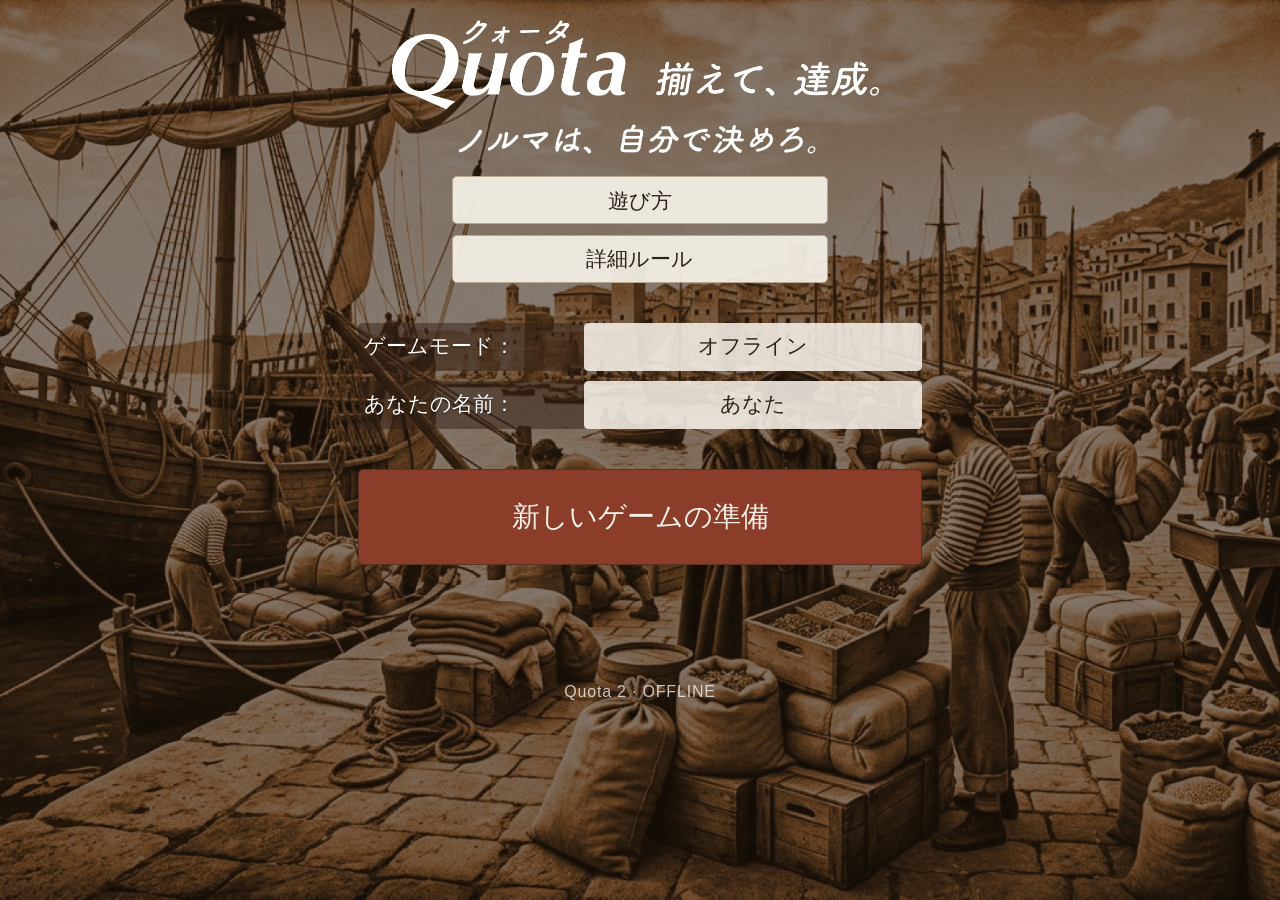
<file: web-lite/index.html>
<!doctype html>
<html lang="ja">
<head>
  <meta charset="utf-8">
  <meta name="viewport" content="width=device-width, initial-scale=1, viewport-fit=cover">
  <meta name="theme-color" content="#231c18">
  <meta name="description" content="交易品を集めるカードゲームQuotaの軽量Web版。6人のCPUとオフラインで対局できます。">
  <title>Quota — 軽量Web版</title>
  <link rel="stylesheet" href="./style.css">
  <link rel="stylesheet" href="./unity-look.css">
  <script type="module" src="./app.mjs"></script>
</head>
<body>
  <div id="app"></div>
</body>
</html>
</file>
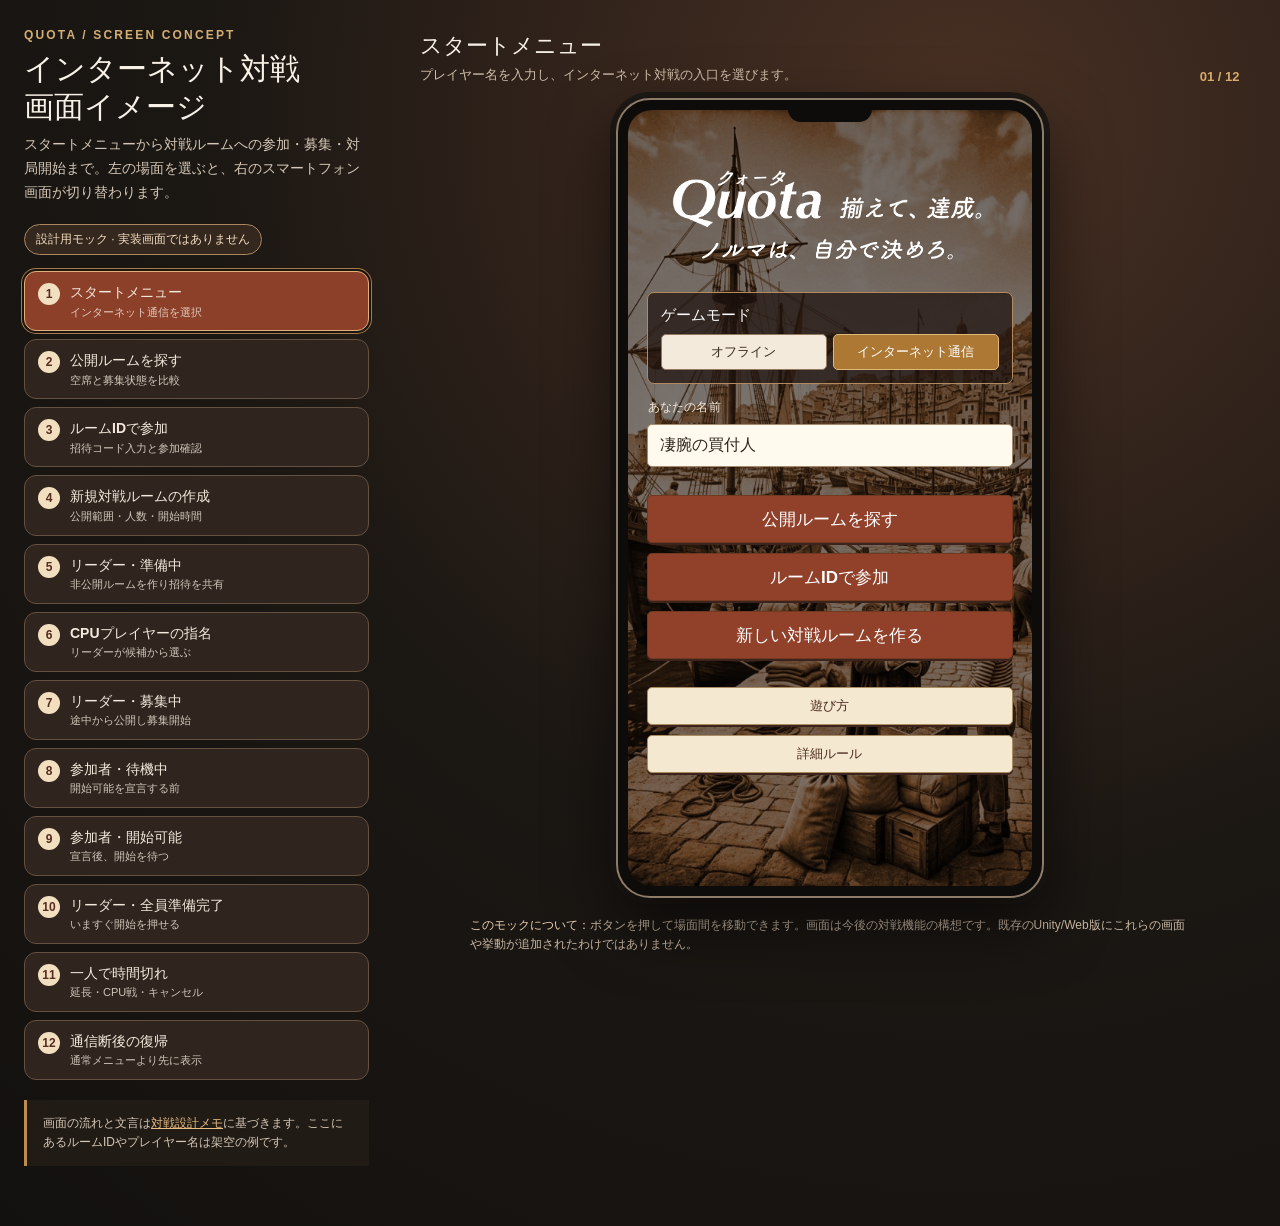
<file: docs/internet_match_screen_mockup.html>
<!doctype html>
<html lang="ja">
<head>
  <meta charset="utf-8">
  <meta name="viewport" content="width=device-width, initial-scale=1">
  <title>Quota｜インターネット対戦 画面イメージ</title>
  <style>
    :root{font-family:-apple-system,BlinkMacSystemFont,"Hiragino Kaku Gothic ProN","Yu Gothic",Meiryo,sans-serif;color:#f8f1e7;background:#191611;font-synthesis:none}
    *{box-sizing:border-box} button,input{font:inherit} button{cursor:pointer}
    body{margin:0;min-height:100vh;background:radial-gradient(circle at 75% 10%,#493023 0,#1b1713 52%,#13110f 100%)}
    .shell{max-width:1280px;margin:auto;padding:28px 24px 60px;display:grid;grid-template-columns:minmax(270px,345px) minmax(0,1fr);gap:34px}
    .intro{position:sticky;top:24px;align-self:start}.eyebrow{font-size:12px;letter-spacing:.18em;color:#d3ad74;font-weight:800}.intro h1{font-size:30px;line-height:1.25;margin:8px 0 8px}.intro p{color:#d4c7b7;font-size:14px;line-height:1.7;margin:0 0 20px}.status{display:inline-flex;align-items:center;border:1px solid #ab8862;background:#33271e;border-radius:99px;padding:6px 11px;font-size:12px;color:#f5dec0;margin-bottom:16px}
    .nav{display:grid;gap:8px}.nav button{width:100%;text-align:left;border:1px solid #655140;border-radius:12px;padding:11px 13px;color:#f3e9dc;background:#30251e;display:flex;gap:10px;align-items:flex-start}.nav button:hover{border-color:#c89a57}.nav button.active{background:#8c4029;border-color:#e1b178;box-shadow:0 0 0 2px #1b1410,0 0 0 3px #a77a49}.nav .num{flex:none;width:22px;height:22px;border-radius:50%;display:grid;place-items:center;background:#f2dfbf;color:#562c20;font-size:12px;font-weight:800}.nav strong{display:block;font-size:14px;line-height:1.3}.nav small{display:block;font-size:11px;opacity:.82;margin-top:3px;line-height:1.35}.note{margin-top:20px;padding:14px 16px;background:#211b16;border-left:3px solid #bd8d50;font-size:12px;line-height:1.6;color:#d5c7b6}.note a{color:#e9bd82}
    .stage{min-width:0;display:flex;flex-direction:column;align-items:center}.stage-head{width:min(100%,820px);display:flex;align-items:flex-end;justify-content:space-between;gap:12px;margin:3px 0 14px}.stage-head h2{margin:0;font-size:22px}.stage-head p{margin:5px 0 0;font-size:13px;color:#d0beaa}.step{color:#d6aa6c;font-weight:800;font-size:13px;white-space:nowrap}
    .device{width:min(100%,428px);height:800px;padding:10px;border:2px solid #8d7c68;border-radius:34px;background:#0d0c0a;box-shadow:0 26px 65px #0009,0 0 0 6px #1e1915;position:relative}.device:before{content:"";position:absolute;width:84px;height:13px;background:#0d0c0a;border-radius:0 0 13px 13px;left:50%;top:9px;transform:translateX(-50%);z-index:5}.viewport{height:100%;border-radius:24px;overflow:hidden;position:relative;background:linear-gradient(#0008,#0007),url('../visual/vertical_base.jpg') center/cover}.view{position:absolute;inset:0;overflow:auto;scrollbar-width:thin;display:none;padding:31px 19px 24px}.view.active{display:block}.view>*{position:relative}.brand{width:100%;max-width:320px;margin:27px auto 6px;display:block;filter:brightness(0) invert(1)}.tagline{display:block;width:72%;margin:0 auto 28px;filter:brightness(0) invert(1)}.brand-small{width:210px;margin:4px auto 13px;display:block;filter:brightness(0) invert(1)}
    .paper{background:linear-gradient(120deg,#faf4e9e8,#f3eadced);color:#332920;border:1px solid #c7aa80;border-radius:7px;padding:14px;box-shadow:0 3px 14px #0003}.paper h3{margin:0 0 11px;font-size:17px}.label{font-size:12px;color:#f4e8d7;font-weight:800;letter-spacing:.02em;margin:15px 1px 8px}.field{width:100%;height:43px;padding:0 12px;border-radius:5px;border:1px solid #a68a6e;color:#2e261f;background:#fff9ee;font-size:16px}.field.fake{display:flex;align-items:center}.pill-row{display:flex;gap:6px}.pill{padding:8px 11px;background:#f3eadb;color:#392a21;border:1px solid #92785f;border-radius:5px;font-size:13px;flex:1;text-align:center}.pill.selected{background:#ad7833;color:white;border-color:#dfb978;font-weight:800}.action{width:100%;min-height:48px;border:1px solid #71391f;border-radius:5px;background:#91402a;color:#fff;font-weight:800;font-size:17px;box-shadow:0 2px 0 #3c231c;padding:9px 13px}.action.secondary{background:#f5e8d0;color:#4c2b1f;border-color:#aa8c63}.action.quiet{background:#36251cda;border-color:#c7a377;color:#fff}.action.muted{background:#6f675e;color:#ddd0bd;border-color:#86725e;box-shadow:none}.action+.action{margin-top:10px}.action.small{min-height:38px;font-size:13px}.action:disabled{background:#6c6259;box-shadow:none;color:#eee1cf;cursor:default}.spacer{height:14px}.spacer.big{height:28px}.topline{display:flex;align-items:center;justify-content:space-between;color:#fff;font-size:12px;font-weight:800}.back{border:0;background:none;color:#fff;font-weight:800;padding:4px 0}.chip{display:inline-flex;align-items:center;gap:5px;color:#fff;border-radius:99px;background:#34251acb;border:1px solid #dbb17c;padding:5px 9px;font-size:11px;font-weight:800}.chip.private{background:#57372a}.chip.public{background:#2d5b49}.chip.wait{background:#6c4c27}.section-title{text-align:center;margin:13px 0 5px;font-size:21px;color:#fff;text-shadow:0 2px 4px #000}.sub{text-align:center;color:#f5e7d4;font-size:12px;line-height:1.5;margin:0 0 14px}.surface{background:#20140fbc;border:1px solid #b38a5e;border-radius:7px;padding:13px}.surface+.surface{margin-top:11px}.surface h3{margin:0 0 9px;font-size:15px;color:#fff}.row{display:flex;align-items:center;justify-content:space-between;gap:10px;font-size:14px;line-height:1.35;color:#f8eee0}.row+.row{margin-top:7px}.row .value{color:#ffdaa1;font-weight:800;text-align:right}.divider{height:1px;background:#c5a57b7a;margin:10px 0}.hint{color:#ead7bb;font-size:11px;line-height:1.5;margin:8px 0 0}.hint.dark{color:#67523f}.counter{text-align:center;color:#fff;font-size:42px;font-weight:900;letter-spacing:.04em;line-height:1;margin:6px 0}.counter small{font-size:17px}.seats{display:grid;gap:7px}.seat{display:flex;align-items:center;justify-content:space-between;padding:9px 10px;border-radius:5px;background:#fff0c5;color:#32251a;font-size:13px;min-height:42px}.seat.cpu{background:#e6dbc6}.seat b{font-size:13px}.seat > span:last-child{font-size:11px;white-space:nowrap}.seat .ready{color:#17664f;font-weight:900}.seat .waiting{color:#8b5c1f;font-weight:800}.seat .leader{color:#873824;font-weight:800}.table-card{width:100%;text-align:left;border:1px solid #a9855a;border-radius:6px;background:#f4e7d5;color:#332820;padding:10px 12px;display:block}.table-card+.table-card{margin-top:8px}.table-card.disabled{opacity:.65}.table-card strong{display:block;font-size:15px}.table-card small{display:flex;justify-content:space-between;gap:8px;margin-top:7px;font-size:11px;color:#6b5846}.table-card em{font-style:normal;color:#8e4028;font-weight:800}.table-card .good{color:#17644e}.inline{display:flex;gap:7px}.inline>*{flex:1}.modal-shade{position:absolute;inset:0;background:#100c08b8;display:flex;align-items:center;justify-content:center;padding:21px}.modal{width:100%;background:#f5ebdb;border:2px solid #c59a6d;border-radius:11px;padding:19px 15px;color:#31261c;box-shadow:0 15px 40px #0009}.modal h3{margin:0 0 10px;text-align:center;font-size:21px}.modal p{font-size:13px;line-height:1.6;margin:0 0 13px}.modal .action{margin-top:9px}.mini{font-size:11px;color:#645140;text-align:center;margin:11px 0 0}.accent{color:#ffcd87;font-weight:800}.foot{width:min(100%,720px);margin-top:18px;color:#cbb9a5;font-size:12px;line-height:1.55}.foot strong{color:#ead1af}
    .cpu-controls{display:flex;gap:7px;margin-top:9px}.cpu-controls .action{margin:0;flex:1;min-width:0;padding:8px 4px;font-size:12px}.candidate{width:100%;display:flex;align-items:center;justify-content:space-between;margin-top:7px;padding:11px 12px;border:1px solid #b39771;border-radius:5px;background:#f3e8d5;color:#35291d;text-align:left;font-size:14px}.candidate.selected{background:#ad7833;border-color:#e6bc7e;color:#fff;font-weight:800}.candidate .order{font-size:11px;opacity:.8}
    @media(max-width:760px){.shell{display:block;padding:17px 14px 45px}.intro{position:static}.intro h1{font-size:23px}.intro p{margin-bottom:12px}.nav{display:flex;overflow-x:auto;padding:4px 2px 12px;scroll-snap-type:x mandatory}.nav button{flex:0 0 210px;scroll-snap-align:start}.note{display:none}.stage-head{margin-top:12px}.stage-head h2{font-size:19px}.device{height:min(800px,calc(100dvh - 195px));min-height:560px;width:min(100%,428px)}.view{padding:27px 16px 20px}.foot{margin-top:12px}}
  </style>
</head>
<body>
<main class="shell">
  <aside class="intro">
    <div class="eyebrow">QUOTA / SCREEN CONCEPT</div>
    <h1>インターネット対戦<br>画面イメージ</h1>
    <p>スタートメニューから対戦ルームへの参加・募集・対局開始まで。左の場面を選ぶと、右のスマートフォン画面が切り替わります。</p>
    <div class="status">設計用モック · 実装画面ではありません</div>
    <nav class="nav" aria-label="画面を選ぶ">
      <button class="active" data-screen="start"><span class="num">1</span><span><strong>スタートメニュー</strong><small>インターネット通信を選択</small></span></button>
      <button data-screen="browse"><span class="num">2</span><span><strong>公開ルームを探す</strong><small>空席と募集状態を比較</small></span></button>
      <button data-screen="code"><span class="num">3</span><span><strong>ルームIDで参加</strong><small>招待コード入力と参加確認</small></span></button>
      <button data-screen="create"><span class="num">4</span><span><strong>新規対戦ルームの作成</strong><small>公開範囲・人数・開始時間</small></span></button>
      <button data-screen="leader-private"><span class="num">5</span><span><strong>リーダー・準備中</strong><small>非公開ルームを作り招待を共有</small></span></button>
      <button data-screen="cpu-select"><span class="num">6</span><span><strong>CPUプレイヤーの指名</strong><small>リーダーが候補から選ぶ</small></span></button>
      <button data-screen="leader-open"><span class="num">7</span><span><strong>リーダー・募集中</strong><small>途中から公開し募集開始</small></span></button>
      <button data-screen="guest-wait"><span class="num">8</span><span><strong>参加者・待機中</strong><small>開始可能を宣言する前</small></span></button>
      <button data-screen="guest-ready"><span class="num">9</span><span><strong>参加者・開始可能</strong><small>宣言後、開始を待つ</small></span></button>
      <button data-screen="leader-ready"><span class="num">10</span><span><strong>リーダー・全員準備完了</strong><small>いますぐ開始を押せる</small></span></button>
      <button data-screen="alone"><span class="num">11</span><span><strong>一人で時間切れ</strong><small>延長・CPU戦・キャンセル</small></span></button>
      <button data-screen="recovery"><span class="num">12</span><span><strong>通信断後の復帰</strong><small>通常メニューより先に表示</small></span></button>
    </nav>
    <div class="note">画面の流れと文言は<a href="internet_match_design.md">対戦設計メモ</a>に基づきます。ここにあるルームIDやプレイヤー名は架空の例です。</div>
  </aside>
  <section class="stage">
    <header class="stage-head"><div><h2 id="screen-title">スタートメニュー</h2><p id="screen-description">プレイヤー名を入力し、インターネット対戦の入口を選びます。</p></div><span class="step" id="screen-index">01 / 12</span></header>
    <div class="device"><div class="viewport">
      <section class="view active" id="start" aria-label="スタートメニュー">
        <img class="brand" src="../visual/title1.png" alt="Quota 揃えて、達成。"><img class="tagline" src="../visual/title2.png" alt="ノルマは、自分で決めろ。">
        <div class="surface"><h3>ゲームモード</h3><div class="pill-row"><div class="pill">オフライン</div><div class="pill selected">インターネット通信</div></div></div>
        <div class="label">あなたの名前</div><div class="field fake">凄腕の買付人</div><div class="spacer big"></div>
        <button class="action" data-go="browse">公開ルームを探す</button><button class="action" data-go="code">ルームIDで参加</button><button class="action" data-go="create">新しい対戦ルームを作る</button>
        <div class="spacer big"></div><button class="action secondary small">遊び方</button><button class="action secondary small">詳細ルール</button>
      </section>
      <section class="view" id="browse" aria-label="公開ルーム一覧">
        <div class="topline"><button class="back" data-go="start">‹ 戻る</button><span class="chip public">公開ルーム</span></div><img class="brand-small" src="../visual/title1.png" alt="Quota"><h2 class="section-title">参加できるルーム</h2><p class="sub">募集中のルームから選んでください。<br>空席は開始時にCPUで埋まります。</p>
        <div class="surface"><h3>募集中 · 2件</h3><button class="table-card" data-go="guest-wait"><strong>ロレンツォのルーム <em>残り2席</em></strong><small><span>3人 / 3ラウンド</span><span class="good">残り 1:32 · 参加</span></small></button><button class="table-card" data-go="guest-wait"><strong>ルチアのルーム <em>残り1席</em></strong><small><span>4人 / 4ラウンド</span><span class="good">残り 0:48 · 参加</span></small></button></div>
        <div class="spacer"></div><div class="surface"><h3>観戦できるルーム</h3><div class="table-card disabled"><strong>マルコのルーム · 対局中</strong><small><span>4人 / 8ラウンド</span><span>観戦のみ</span></small></div></div><div class="spacer"></div><button class="action secondary" data-go="code">ルームIDで参加</button>
      </section>
      <section class="view" id="code" aria-label="ルームIDで参加">
        <div class="topline"><button class="back" data-go="start">‹ 戻る</button><span class="chip private">招待</span></div><img class="brand-small" src="../visual/title1.png" alt="Quota"><h2 class="section-title">ルームIDで参加</h2><p class="sub">友人から届いた招待コードまたは<br>招待リンクを使います。</p>
        <div class="paper"><h3>招待コード</h3><div class="field fake" style="letter-spacing:.08em">QTA-7P9K-R4C2</div><p class="hint dark">例示用コードです。実際の非公開ルームでは推測されにくいコードを使います。</p></div><div class="spacer"></div>
        <div class="paper"><h3>参加前の確認</h3><div class="row" style="color:#31261c"><span>ルーム</span><b>ロレンツォのルーム</b></div><div class="row" style="color:#31261c"><span>公開範囲</span><b>非公開</b></div><div class="row" style="color:#31261c"><span>席</span><b>3人中 1席空き</b></div></div><div class="spacer"></div><button class="action" data-go="guest-wait">プレイヤーとして参加</button><button class="action secondary">観戦する</button>
      </section>
      <section class="view" id="create" aria-label="新規対戦ルームの作成">
        <div class="topline"><button class="back" data-go="start">‹ 戻る</button><span class="chip">新規</span></div><img class="brand-small" src="../visual/title1.png" alt="Quota"><h2 class="section-title">新しい対戦ルームを作る</h2><p class="sub">ルームのリーダーとして対局条件を選びます。</p>
        <div class="surface"><h3>公開範囲</h3><div class="pill-row"><div class="pill">公開</div><div class="pill selected">非公開</div></div><p class="hint">非公開ルームは一覧に出ません。後から公開できます。</p></div><div class="spacer"></div>
        <div class="surface"><h3>ゲーム設定</h3><div class="row"><span>プレイヤーの数</span><span class="value">3人</span></div><div class="row"><span>ラウンド数</span><span class="value">3</span></div><div class="row"><span>CPUプレイヤーの強さ</span><span class="value">中</span></div></div><div class="spacer"></div>
        <div class="surface"><h3>開始までの時間</h3><div class="pill-row"><div class="pill selected">120秒</div><div class="pill">90秒</div><div class="pill">60秒</div></div><p class="hint">ルームの作成後、リーダーが「募集開始」を押すと計測が始まります。</p></div><div class="spacer big"></div><button class="action" data-go="leader-private">ルームを作成する</button>
      </section>
      <section class="view" id="leader-private" aria-label="リーダー・非公開ルームの準備中">
        <div class="topline"><button class="back" data-go="start">‹ 戻る</button><span class="chip private">非公開 · 準備中</span></div><img class="brand-small" src="../visual/title1.png" alt="Quota"><h2 class="section-title">対戦ルームの準備</h2><p class="sub">リーダー：あなた · 3人 / 3ラウンド</p>
        <div class="paper"><h3>友人を招待</h3><div class="field fake" style="justify-content:center;font-weight:900;letter-spacing:.05em">QTA-7P9K-R4C2</div><div class="spacer"></div><div class="inline"><button class="action secondary small">コードをコピー</button><button class="action secondary small">リンクを共有</button></div><p class="hint dark">招待した人は募集前でも参加できます。</p></div><div class="spacer"></div>
        <div class="surface"><h3>参加プレイヤー · 1 / 3</h3><div class="seats"><div class="seat"><b>1. 凄腕の買付人</b><span class="leader">リーダー</span></div><div class="seat cpu"><b>2. <span data-cpu-slot="0">慎重なピエトロ</span></b><span>CPU予定 · 空席</span></div><div class="seat cpu"><b>3. <span data-cpu-slot="1">柔軟なマルコ</span></b><span>CPU予定 · 空席</span></div></div><div class="cpu-controls"><button class="action secondary small" data-shuffle>CPUを入れ替え</button><button class="action secondary small" data-cpu-open="leader-private">CPUを指名</button></div><p class="hint">人間が入室するとCPU予定の枠を置き換えます。指名したCPUも開始までは仮配置です。</p></div><div class="spacer"></div>
        <div class="surface"><div class="row"><span>開始タイマー</span><span class="value">120秒 · まだ開始していません</span></div><div class="row"><span>公開範囲</span><span class="value">非公開</span></div></div><div class="spacer"></div><button class="action" data-go="leader-open">募集開始</button><button class="action secondary small">対戦設定</button><button class="action secondary small">個人設定</button><button class="action quiet small" data-go="start">ルームを閉じる</button>
      </section>
      <section class="view" id="cpu-select" aria-label="CPUプレイヤーの指名">
        <div class="topline"><button class="back" data-cpu-cancel>‹ ロビーへ</button><span class="chip private">リーダー専用</span></div><img class="brand-small" src="../visual/title1.png" alt="Quota"><h2 class="section-title">CPUプレイヤーの指名</h2><p class="sub">空席に入るCPUを、使いたい順に選びます。</p>
        <div class="paper"><h3 id="cpu-count">CPUを選択 · 0 / 2</h3><div id="cpu-candidates"></div><p class="hint dark">同じキャラクターは2枠に置けません。人間が参加した枠は、開始時にCPUを使用しません。</p></div><div class="spacer big"></div><button class="action" id="cpu-confirm">このCPUで決定</button><button class="action secondary" data-cpu-cancel>キャンセル</button>
      </section>
      <section class="view" id="leader-open" aria-label="リーダー・公開ルームの募集中">
        <div class="topline"><button class="back" data-go="start">‹ 戻る</button><span class="chip public">公開 · 募集中</span></div><img class="brand-small" src="../visual/title1.png" alt="Quota"><h2 class="section-title">対戦ルームのロビー</h2><p class="sub">リーダー：あなた · 3人 / 3ラウンド</p>
        <div class="surface"><h3>開始まで</h3><div class="counter">1:32</div><p class="hint" style="text-align:center">0秒で開始。あなた一人なら確認を表示します。</p></div><div class="spacer"></div>
        <div class="surface"><h3>参加プレイヤー · 2 / 3</h3><div class="seats"><div class="seat"><b>1. 凄腕の買付人</b><span class="waiting">待機中</span></div><div class="seat"><b>2. ロレンツォ</b><span class="ready">開始可能</span></div><div class="seat cpu"><b>3. <span data-cpu-slot="0">慎重なピエトロ</span></b><span>CPU予定 · 空席</span></div></div><div class="cpu-controls"><button class="action secondary small" data-shuffle>CPUを入れ替え</button><button class="action secondary small" data-cpu-open="leader-open">CPUを指名</button></div><p class="hint">人間が入室するとCPU予定の枠を置き換えます。</p></div><div class="spacer"></div>
        <div class="surface"><div class="row"><span>公開範囲</span><span class="value">公開中 · 一覧に表示</span></div><div class="row"><span>招待コード</span><span class="value">コピー</span></div></div><div class="spacer"></div>
        <button class="action secondary" data-go="leader-ready">自分も開始可能にする</button><button class="action" disabled>いますぐ開始</button><button class="action quiet small">対戦設定</button><button class="action quiet small">個人設定</button><button class="action quiet small" data-go="start">ルームから抜ける</button>
      </section>
      <section class="view" id="guest-wait" aria-label="参加者・待機中">
        <div class="topline"><button class="back" data-go="browse">‹ 戻る</button><span class="chip public">公開 · 募集中</span></div><img class="brand-small" src="../visual/title1.png" alt="Quota"><h2 class="section-title">ロレンツォのルーム</h2><p class="sub">3人 / 3ラウンド · リーダー：ロレンツォ</p>
        <div class="surface"><h3>開始まで</h3><div class="counter">0:48</div><p class="hint" style="text-align:center">宣言しなくても、0秒になると対局が始まります。</p></div><div class="spacer"></div>
        <div class="surface"><h3>参加プレイヤー · 2 / 3</h3><div class="seats"><div class="seat"><b>1. ロレンツォ</b><span class="ready">開始可能 · リーダー</span></div><div class="seat"><b>2. あなた</b><span class="waiting">待機中</span></div><div class="seat cpu"><b>3. 慎重なルチア</b><span>CPU予定 · 空席</span></div></div></div><div class="spacer"></div>
        <div class="surface"><h3>対戦設定</h3><div class="row"><span>OKタイムアウト</span><span class="value">3秒</span></div><div class="row"><span>手番タイムアウト</span><span class="value">30秒</span></div></div><div class="spacer big"></div>
        <button class="action" data-go="guest-ready">開始可能</button><button class="action secondary small">個人設定</button><button class="action quiet" data-go="browse">ルームから抜ける</button><p class="hint">開始前は「開始可能」宣言後でも自由に抜けられます。</p>
      </section>
      <section class="view" id="guest-ready" aria-label="参加者・開始可能">
        <div class="topline"><button class="back" data-go="browse">‹ 戻る</button><span class="chip public">公開 · 募集中</span></div><img class="brand-small" src="../visual/title1.png" alt="Quota"><h2 class="section-title">ロレンツォのルーム</h2><p class="sub">3人 / 3ラウンド · リーダー：ロレンツォ</p>
        <div class="surface"><h3>開始まで</h3><div class="counter">0:43</div><p class="hint" style="text-align:center">リーダーが押せば、時間前でも始まります。</p></div><div class="spacer"></div>
        <div class="surface"><h3>参加プレイヤー · 2 / 3</h3><div class="seats"><div class="seat"><b>1. ロレンツォ</b><span class="ready">開始可能 · リーダー</span></div><div class="seat"><b>2. あなた</b><span class="ready">開始可能</span></div><div class="seat cpu"><b>3. 慎重なルチア</b><span>CPU予定 · 空席</span></div></div></div><div class="spacer"></div>
        <div class="paper" style="text-align:center"><b>リーダーの開始操作を待っています</b><p class="hint dark">開始前に条件が変わると、開始可能の宣言は取り消されます。</p></div><div class="spacer big"></div>
        <button class="action secondary" data-go="guest-wait">待機中に戻す</button><button class="action quiet" data-go="browse">ルームから抜ける</button>
      </section>
      <section class="view" id="leader-ready" aria-label="リーダー・全員準備完了">
        <div class="topline"><button class="back" data-go="start">‹ 戻る</button><span class="chip public">公開 · 募集中</span></div><img class="brand-small" src="../visual/title1.png" alt="Quota"><h2 class="section-title">対戦ルームのロビー</h2><p class="sub">リーダー：あなた · 3人 / 3ラウンド</p>
        <div class="surface"><h3>開始まで</h3><div class="counter">1:18</div><p class="hint" style="text-align:center">全員が開始可能です。今すぐ開始できます。</p></div><div class="spacer"></div>
        <div class="surface"><h3>参加プレイヤー · 2 / 3</h3><div class="seats"><div class="seat"><b>1. 凄腕の買付人</b><span class="ready">開始可能 · リーダー</span></div><div class="seat"><b>2. ロレンツォ</b><span class="ready">開始可能</span></div><div class="seat cpu"><b>3. <span data-cpu-slot="0">慎重なピエトロ</span></b><span>CPU予定 · 空席</span></div></div><div class="cpu-controls"><button class="action secondary small" data-shuffle>CPUを入れ替え</button><button class="action secondary small" data-cpu-open="leader-ready">CPUを指名</button></div></div><div class="spacer"></div>
        <div class="paper"><b>開始の条件がそろいました</b><p class="hint dark">3人目が今から入室した場合、その人も開始可能の宣言が必要です。</p></div><div class="spacer big"></div>
        <button class="action">いますぐ開始</button><button class="action secondary" data-go="leader-open">待機中に戻す</button><button class="action quiet small">対戦設定</button><button class="action quiet small">個人設定</button>
      </section>
      <section class="view" id="alone" aria-label="リーダー一人の時間切れ">
        <div class="topline"><button class="back" data-go="start">‹ 戻る</button><span class="chip wait">開始判断中</span></div><img class="brand-small" src="../visual/title1.png" alt="Quota"><h2 class="section-title">対戦ルームのロビー</h2><div class="surface"><h3>開始まで</h3><div class="counter">0:00</div><div class="seats"><div class="seat"><b>1. 凄腕の買付人</b><span class="leader">リーダー</span></div><div class="seat cpu"><b>2. 慎重なルチア</b><span>CPU予定</span></div><div class="seat cpu"><b>3. 勝負師のマルコ</b><span>CPU予定</span></div></div></div>
        <div class="modal-shade"><div class="modal"><h3>開始までの時間が終了</h3><p>ほかの人間プレイヤーは参加していません。どうしますか？</p><button class="action" data-go="leader-open">もう一度待つ</button><button class="action secondary">一人で開始</button><button class="action quiet" data-go="start">対戦をやめる</button><p class="mini">再延長は1回まで · 30秒間操作がなければルームを閉じます</p></div></div>
      </section>
      <section class="view" id="recovery" aria-label="通信断後の復帰">
        <img class="brand" src="../visual/title1.png" alt="Quota"><div class="spacer big"></div><div class="paper"><h3>進行中のルームがあります</h3><p style="font-size:14px;line-height:1.6;margin:0 0 11px">通信が切れた後も、あなたの席は残っています。</p><div class="row" style="color:#31261c"><span>ルーム</span><b>ロレンツォのルーム</b></div><div class="row" style="color:#31261c"><span>現在</span><b>第2ラウンド · 対局中</b></div><p class="hint dark">通信断はEXITとして扱われません。復帰すると、元の席で次の手番から操作できます。</p></div><div class="spacer big"></div><button class="action">ルームに復帰する</button><button class="action secondary">EXITしてオフラインに切り替える</button><p class="hint">対局中の明示的EXIT後は、60秒間、新しい対戦ルームへプレイヤーとして参加できません。</p>
      </section>
    </div></div>
    <div class="foot"><strong>このモックについて：</strong>ボタンを押して場面間を移動できます。画面は今後の対戦機能の構想です。既存のUnity/Web版にこれらの画面や挙動が追加されたわけではありません。</div>
  </section>
</main>
<script>
  const descriptions={
    start:'プレイヤー名を入力し、インターネット対戦の入口を選びます。',
    browse:'公開中のルームだけを表示。空席・残り時間・観戦可否が分かります。',
    code:'非公開ルームへは招待コードを使い、参加か観戦かを選びます。',
    create:'リーダーが公開範囲と開始タイマーを決めます。',
    'leader-private':'招待コードを共有。準備中はタイマーをまだ動かしません。',
    'cpu-select':'空席に入る予定のCPUをリーダーだけが選べます。',
    'leader-open':'友人が入室後に公開した例。タイマーが進行中です。',
    'guest-wait':'参加者は待機中のまま時間切れ開始を待つこともできます。',
    'guest-ready':'宣言後も対局が始まる前なら自由に退出できます。',
    'leader-ready':'人間プレイヤー全員が開始可能なら、早期開始できます。',
    alone:'人間プレイヤーがリーダーだけなら自動開始しません。',
    recovery:'切断や再起動の後は、通常メニューより先に復帰を案内します。'
  };
  const navButtons=[...document.querySelectorAll('.nav button')];
  function show(id){
    const target=document.getElementById(id); if(!target||!target.classList.contains('view'))return;
    document.querySelectorAll('.view').forEach(el=>el.classList.toggle('active',el===target));
    navButtons.forEach(el=>el.classList.toggle('active',el.dataset.screen===id));
    const n=navButtons.findIndex(el=>el.dataset.screen===id)+1;
    document.getElementById('screen-title').textContent=navButtons[n-1].querySelector('strong').textContent;
    document.getElementById('screen-description').textContent=descriptions[id];
    document.getElementById('screen-index').textContent=String(n).padStart(2,'0')+' / '+navButtons.length;
    target.scrollTop=0;
    if(location.hash!=='#'+id)history.replaceState(null,'','#'+id);
  }
  navButtons.forEach(button=>button.addEventListener('click',()=>show(button.dataset.screen)));
  document.querySelectorAll('[data-go]').forEach(button=>button.addEventListener('click',()=>show(button.dataset.go)));
  const cpuNames=['慎重なピエトロ','柔軟なマルコ','手際のよいルチア','大胆なロレンツォ','抜け目ないイザベラ','好奇心旺盛なソフィア'];
  let chosenCpu=cpuNames.slice(0,2);
  let nominationOrigin='leader-private';
  let nomination=[];
  const nominationLimit=()=>nominationOrigin==='leader-private'?2:1;
  function updateCpuLabels(){
    document.querySelectorAll('[data-cpu-slot]').forEach(label=>{
      label.textContent=chosenCpu[Number(label.dataset.cpuSlot)];
    });
  }
  function renderCandidates(){
    const list=document.getElementById('cpu-candidates');
    list.replaceChildren();
    document.getElementById('cpu-count').textContent=`CPUを選択 · ${nomination.length} / ${nominationLimit()}`;
    cpuNames.forEach(name=>{
      const button=document.createElement('button');
      button.className='candidate'+(nomination.includes(name)?' selected':'');
      button.type='button';
      const label=document.createElement('span'); label.textContent=name;
      const order=document.createElement('span'); order.className='order';
      order.textContent=nomination.includes(name)?`${nomination.indexOf(name)+1}番目`:'';
      button.append(label,order);
      button.addEventListener('click',()=>{
        if(nomination.includes(name))nomination=nomination.filter(item=>item!==name);
        else if(nomination.length<nominationLimit())nomination.push(name);
        renderCandidates();
      });
      list.append(button);
    });
    document.getElementById('cpu-confirm').disabled=nomination.length!==nominationLimit();
  }
  document.querySelectorAll('[data-cpu-open]').forEach(button=>button.addEventListener('click',()=>{
    nominationOrigin=button.dataset.cpuOpen;
    nomination=[];
    renderCandidates();
    show('cpu-select');
  }));
  document.querySelectorAll('[data-cpu-cancel]').forEach(button=>button.addEventListener('click',()=>show(nominationOrigin)));
  document.getElementById('cpu-confirm').addEventListener('click',()=>{
    if(nomination.length!==nominationLimit())return;
    nomination.forEach((name,index)=>{chosenCpu[index]=name});
    updateCpuLabels();
    show(nominationOrigin==='leader-ready'?'leader-open':nominationOrigin);
  });
  document.querySelectorAll('[data-shuffle]').forEach(button=>button.addEventListener('click',()=>{
    const shuffled=[...cpuNames];
    for(let i=shuffled.length-1;i>0;i--){const j=Math.floor(Math.random()*(i+1));[shuffled[i],shuffled[j]]=[shuffled[j],shuffled[i]]}
    chosenCpu=shuffled.slice(0,2);
    updateCpuLabels();
    if(document.getElementById('leader-ready').classList.contains('active'))show('leader-open');
  }));
  renderCandidates();
  if(location.hash&&document.getElementById(location.hash.slice(1)))show(location.hash.slice(1));
</script>
</body>
</html>
</file>
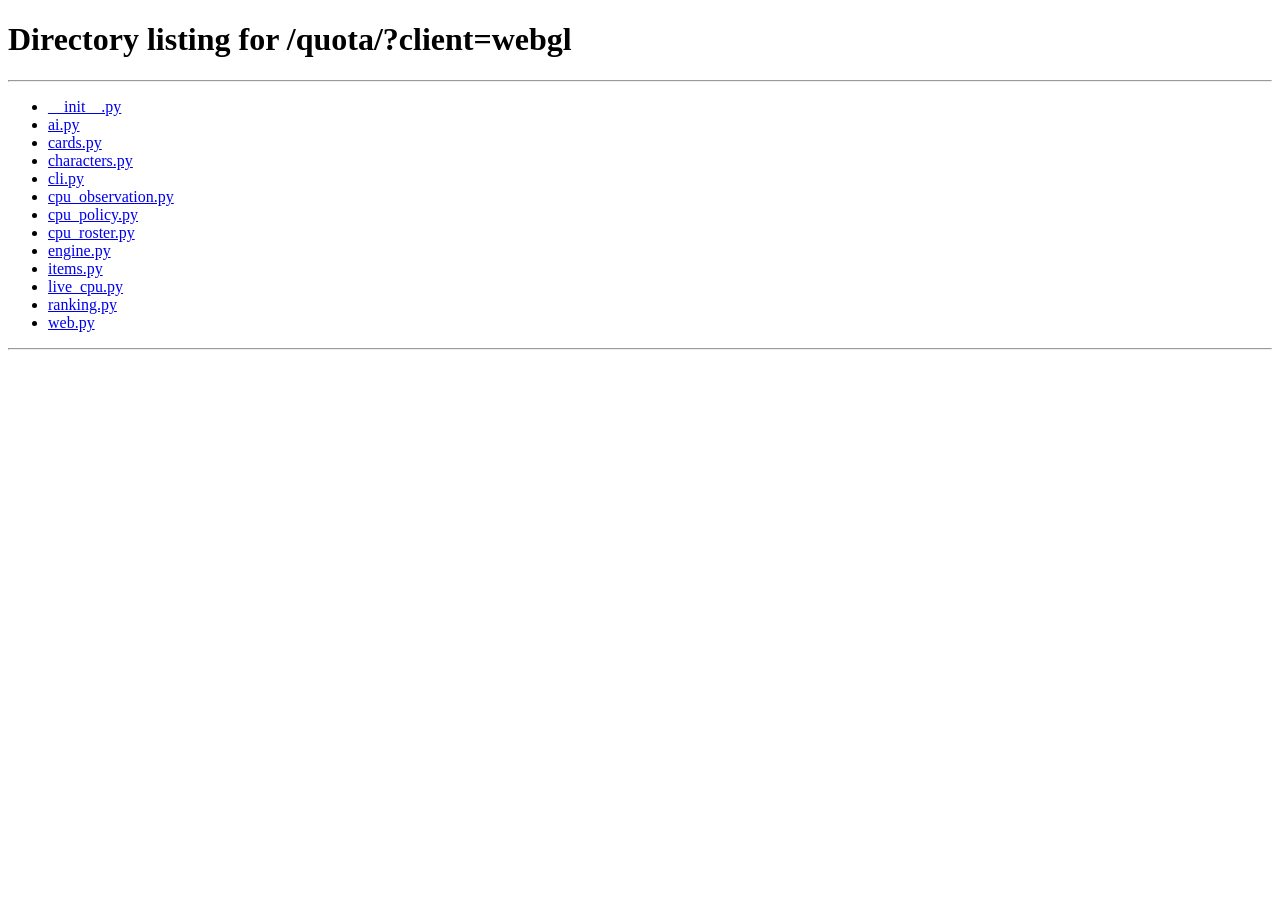
<file: portal/quota-recover.html>
<!doctype html>
<html lang="ja">
<meta charset="utf-8">
<meta name="viewport" content="width=device-width,initial-scale=1">
<title>Quota — 表示の更新</title>
<style>
  :root{font-family:"Hiragino Sans",sans-serif;color:#fff7e7;background:#2c211a}
  body{margin:0;min-height:100svh;display:grid;place-items:center}
  main{max-width:32rem;margin:24px;padding:28px;border:1px solid #a38a61;border-radius:16px;background:#443127}
  h1{font-size:24px}p{line-height:1.8}a{display:block;padding:16px;text-align:center;background:#f1e2c9;border-radius:8px;color:#30231b;text-decoration:none}
</style>
<main><h1>Quotaの表示を更新しています</h1><p id="status" role="status">古い簡易Web版の保存データを整理して、WebGL版を開きます。</p><a href="/quota1/">WebGL版を直接開く</a></main>
<script>
(async () => {
  try {
    if ('serviceWorker' in navigator) {
      for (const registration of await navigator.serviceWorker.getRegistrations()) {
        if (new URL(registration.scope).pathname === '/quota/') await registration.unregister();
      }
    }
    if ('caches' in window) {
      for (const key of await caches.keys()) {
        if (!key.startsWith('quota-web-lite-')) continue;
        const cache = await caches.open(key);
        for (const request of await cache.keys()) {
          const url = new URL(request.url);
          if (url.origin === location.origin && url.pathname.startsWith('/quota/')) await cache.delete(request);
        }
        if (!(await cache.keys()).length) await caches.delete(key);
      }
    }
    location.replace('/quota/?client=webgl');
  } catch (error) {
    document.querySelector('#status').textContent = '自動更新を完了できませんでした。下のボタンからWebGL版を開いてください。';
  }
})();
</script>
</html>
</file>
<file: web-lite/style.css>
:root {
  color-scheme:light;
  font-family:"Hiragino Kaku Gothic ProN","Yu Gothic",system-ui,sans-serif;
  color:#2c221e;
  background:#201c18;
  font-synthesis:none;
  --paper:#f6f1e8;
  --accent:#8c3d2a;
  --outline:#a38a61;
  --cream:#d9c7a5
}
* {
  box-sizing:border-box
}
body {
  margin:0;
  min-width:300px
}
button,input {
  font:inherit
}
button {
  cursor:pointer;
  touch-action:manipulation
}
button:disabled {
  cursor:default;
  opacity:.5
}
button:focus-visible,input:focus-visible {
  outline:3px solid #efbd70;
  outline-offset:3px
}
button {
  color:inherit
}
img {
  max-width:100%
}
.shell {
  position:relative;
  margin:auto;
  width:100%;
  max-width:1000px;
  min-height:100svh;
  padding:24px clamp(18px,4vw,48px) 40px;
  background:linear-gradient(#21160d88,#21160d99),url('./assets/vertical_base.jpg') center/cover;
  isolation:isolate
}
.mast {
  display:flex;
  flex-direction:column;
  align-items:center;
  gap:22px
}
.title-logo {
  display:block;
  width:100%;
  max-width:760px;
  height:auto;
  filter:brightness(0) invert(1)
}
.tagline {
  width:72%;
  max-width:580px;
  filter:brightness(0) invert(1)
}
.version {
  display:block;
  margin:24px auto 0;
  text-align:center;
  color:#ffffffbb;
  font-size:10px;
  letter-spacing:.05em
}
h1,h2,h3,p {
  margin-top:0
}
.primary,.paper,.toolbar {
  border:1px solid #593223;
  border-radius:5px;
  background:var(--accent);
  color:var(--paper);
  font-weight:700;
  min-height:42px;
  padding:10px 16px
}
.primary:hover:not(:disabled) {
  background:#a14c33
}
.paper {
  background:#f6f1e8ed;
  color:#2c221e;
  border-color:#b7a58c
}
.wide {
  width:100%;
  display:block
}
.menu .mast {
  margin-top:clamp(20px,7vh,80px)
}
.menu-fields {
  width:min(100%,520px);
  margin:clamp(40px,9vh,100px) auto 50px
}
.mode-label {
  text-align:center;
  color:white;
  font-weight:700;
  font-size:20px;
  margin-bottom:26px
}
.name-field {
  display:grid;
  gap:8px;
  color:white;
  font-size:15px;
  font-weight:700
}
.name-field input {
  width:100%;
  border:1px solid #bfa16e;
  background:#faf3e7;
  border-radius:5px;
  padding:12px 16px;
  color:#34251c
}
.menu-fields>.primary {
  margin-top:28px
}
.menu-guides {
  display:flex;
  gap:14px;
  margin-top:24px
}
.menu-guides button {
  flex:1
}
.lobby .mast {
  margin-top:12px
}
.lobby-fields {
  max-width:750px;
  margin:clamp(30px,5vh,65px) auto 0
}
.lobby h1,.lobby h2 {
  color:white;
  font-size:clamp(16px,2.5vw,24px);
  font-weight:800
}
.lobby h1 {
  text-align:center;
  margin-bottom:20px
}
.field {
  display:flex;
  align-items:stretch;
  margin:12px 0;
  border:1.5px solid var(--outline);
  border-radius:7px;
  overflow:hidden;
  background:#312319db;
  min-height:46px
}
.field>span {
  display:flex;
  align-items:center;
  flex:0 0 43%;
  padding:9px 12px;
  color:#fff;
  font-size:clamp(12px,1.9vw,19px);
  font-weight:800;
  white-space:nowrap
}
.segmented {
  display:flex;
  flex:1;
  min-width:0
}
.segmented button {
  border:0;
  border-left:1px solid #85745d;
  background:#d4c2a0;
  color:#796d5b;
  font-size:clamp(14px,2.3vw,22px);
  flex:1;
  min-width:0;
  padding:8px 3px
}
.segmented button.chosen {
  background:#4b251b;
  color:white;
  font-weight:800;
  font-size:clamp(15px,2.4vw,23px)
}
.participants-label {
  margin:24px 12px 15px
}
.participants {
  width:80%;
  margin-left:auto
}
.participant {
  display:flex;
  align-items:center;
  justify-content:space-between;
  gap:8px;
  min-height:46px;
  padding:10px 15px;
  background:#fff1bc;
  border-radius:5px;
  margin:10px 0;
  font-size:clamp(13px,2.1vw,20px)
}
.participant small {
  color:#86775e;
  font-size:.7em
}
.cpu-buttons {
  display:grid;
  gap:10px;
  margin-top:12px
}
.cpu-buttons button {
  font-size:clamp(13px,2vw,20px);
  font-weight:500
}
.lobby-secondary {
  width:70%;
  margin:30px auto 0
}
.lobby-secondary button {
  width:100%;
  font-size:clamp(14px,2vw,20px);
  font-weight:500
}
.lobby-start {
  width:70%;
  margin:30px auto 28px;
  display:grid;
  gap:12px
}
.lobby-start button:nth-child(2) {
  font-size:14px;
  font-weight:500
}
.lobby-fields>.paper {
  width:70%;
  margin:auto
}
.board {
  --small-card:clamp(32px,7vw,58px);
  --player-height:clamp(145px,30vw,235px);
  --action-height:clamp(26px,6vw,46px);
  --action-step:calc((var(--player-height) - var(--action-height) - 8px) / 3);
  max-width:850px;
  padding:12px clamp(10px,2vw,24px) 30px;
  background:linear-gradient(#21160d11,#21160d22),url('./assets/vertical_base.jpg') center/cover;
  container-type:inline-size
}
.board-top {
  position:relative;
  height:clamp(79px,19vw,145px)
}
.board-top .mast {
  position:absolute;
  left:0;
  top:12%;
  width:61%;
  height:70%;
  justify-content:center
}
.board-top .title-logo {
  width:100%
}
.board-controls {
  position:absolute;
  right:17%;
  top:0;
  display:flex;
  gap:7px
}
.toolbar {
  min-height:0;
  padding:4px 12px;
  background:#ffffffe6;
  color:#000;
  font-size:clamp(11px,2.3vw,20px);
  border:0;
  border-radius:4px;
  min-width:58px
}
.toolbar.exit {
  background:#00cc00;
  color:#fff
}
.round-state {
  position:absolute;
  right:18%;
  bottom:10%;
  display:grid;
  gap:5px;
  font-size:clamp(9px,1.8vw,15px)
}
.round-state>span {
  display:flex;
  align-items:center;
  gap:3px
}
.round-state i {
  display:inline-block;
  width:9px;
  height:9px;
  border-radius:50%;
  background:#f6f1e8
}
.round-state i.lit {
  background:#a63c2b
}
.deck {
  position:absolute;
  right:0;
  top:0;
  width:15%;
  height:95%;
  background:linear-gradient(#241b1a77,#241b1a77),url('./assets/card_back.png') center/cover;
  border-radius:0 0 12px 12px;
  color:#fff;
  display:flex;
  flex-direction:column;
  align-items:center;
  justify-content:center;
  border:2px solid #413222
}
.deck small {
  font-size:clamp(10px,2vw,17px)
}
.deck strong {
  font-size:clamp(24px,6vw,50px);
  font-weight:500
}
.market {
  position:relative;
  padding:0;
  margin-bottom:10px
}
.market-row {
  display:flex;
  gap:clamp(2px,.6vw,7px);
  width:100%;
  align-items:start
}
.card {
  position:relative;
  display:flex;
  flex-direction:column;
  align-items:center;
  justify-content:space-between;
  flex:1 1 0;
  min-width:0;
  width:100%;
  aspect-ratio:144/200;
  border:1px solid #3b3128;
  border-radius:clamp(6px,1.5vw,15px);
  padding:4% 2% 3%;
  background:#fff;
  overflow:hidden;
  color:#000;
  text-align:center
}
.market .card {
  padding:1% .4% .6%
}
.card img {
  width:79%;
  height:56%;
  object-fit:contain;
  user-select:none;
  pointer-events:none
}
.rank {
  align-self:start;
  font-size:clamp(16px,3.7vw,31px);
  font-weight:500;
  line-height:1;
  color:var(--rank);
  padding-left:5%;
  font-family:Georgia,serif
}
.goods-name {
  width:100%;
  font-size:clamp(7px,1.6vw,14px);
  white-space:nowrap;
  overflow:hidden;
  text-overflow:ellipsis;
  line-height:1.4
}
.kind-mark {
  position:absolute;
  left:0;
  top:var(--mark-y);
  height:12.5%;
  width:4.1667%;
  background:var(--marker)
}
.card.muted {
  opacity:.75
}
.card.empty {
  background:transparent;
  border-color:transparent;
  visibility:hidden
}
.card.concealed {
  visibility:hidden
}
.card.back {
  background:url('./assets/card_back.png') center/cover;
  padding:0
}
.market button:hover {
  box-shadow:0 0 0 2px #d3a758
}
.market button:active {
  transform:translateY(-3px)
}
.turn-notice {
  min-height:24px;
  color:white;
  text-shadow:0 1px 3px #000;
  font-size:clamp(11px,1.7vw,15px);
  padding:3px 2px 7px
}
.player-stack {
  display:grid;
  gap:clamp(14px,3vw,25px)
}
.player {
  position:relative;
  min-width:0;
  height:var(--player-height);
  margin:0 2%;
  background:#f4ecdfeb;
  border:1px solid #968879;
  border-radius:4px;
  padding:clamp(16px,3vw,24px) 10px 7px
}
.player-name {
  position:absolute;
  top:-9px;
  left:-2.2%;
  margin:0;
  width:55%;
  padding:3px 8px;
  background:#fffefa;
  border:1px solid #9e9283;
  border-radius:3px;
  font-size:clamp(12px,2.4vw,21px);
  font-weight:500;
  line-height:1.25;
  white-space:nowrap;
  overflow:hidden;
  text-overflow:ellipsis
}
.player.turn .player-name {
  background:#ffe9b4;
  font-weight:800
}
.player-zones {
  height:100%;
  display:grid;
  grid-template-columns:clamp(36px,9%,65px) minmax(0,1fr) 34%;
  gap:6px
}
.stat-labels {
  display:grid;
  grid-template-rows:17px 1fr 17px 1fr
}
.stat-labels h3 {
  margin:0;
  font-size:clamp(9px,1.8vw,16px);
  font-weight:700
}
.stat-labels strong {
  font-size:clamp(20px,4.5vw,36px);
  font-weight:600;
  line-height:1.1
}
.stat-labels small {
  font-size:clamp(8px,1.6vw,14px);
  font-weight:500
}
.card-zones {
  display:grid;
  grid-template-rows:1fr 1fr;
  align-items:start;
  min-width:0;
  gap:4px
}
.fan {
  position:relative;
  height:calc(var(--small-card)*200/144);
  min-width:0;
  max-height:100%
}
.fan-slot {
  position:absolute;
  top:0;
  width:var(--small-card)
}
.card.small {
  width:var(--small-card);
  flex:none;
  border-radius:4px;
  max-height:100%;
  padding:4% 2% 2%
}
.card.small .rank {
  font-size:clamp(10px,2.3vw,18px)
}
.card.small .goods-name {
  font-size:clamp(5px,1vw,9px)
}
.bonus-zone {
  position:relative;
  min-width:0;
  display:flex;
  flex-direction:column;
  align-items:end;
  justify-content:end
}
.special-remaining {
  align-self:end;
  display:grid;
  gap:3px;
  width:67%;
  margin-top:-4px;
  margin-bottom:auto
}
.special-remaining span {
  text-align:center;
  border:1px solid #958e82;
  background:#d4e9f3;
  font-size:clamp(8px,1.5vw,13px);
  line-height:1.3
}
.special-remaining span+span {
  background:#dcebd0
}
.special-remaining .used {
  background:#bbb;
  color:#666
}
.titles {
  align-self:center;
  white-space:nowrap;
  font-size:clamp(7px,1.3vw,12px);
  line-height:1.4;
  margin:2px 0 3px
}
.title {
  font-weight:400;
  color:#695e51
}
.title>span {
  display:inline-block;
  width:1.2em;
  white-space:pre
}
.title.earned {
  font-weight:800;
  color:#30251c
}
.title.invalid {
  text-decoration:line-through;
  color:#a29b90
}
.tray-label {
  position:absolute;
  left:-40%;
  bottom:13%;
  font-size:clamp(9px,1.8vw,16px);
  font-weight:700
}
.tray {
  width:100%;
  height:clamp(32px,7.5vw,62px);
  border:1px solid #968a7a;
  border-radius:4px;
  position:relative
}
.chip {
  position:absolute;
  display:block;
  width:clamp(7px,1.6vw,13px);
  height:clamp(6px,1.3vw,11px);
  transform:rotate(var(--tilt,0deg));
  box-shadow:0 1px 1px #0003
}
.chip.green {
  background:#00c847;
  clip-path:polygon(25% 0,75% 0,100% 50%,75% 100%,25% 100%,0 50%)
}
.chip.purple {
  background:#d900c9
}
.chip.blue {
  background:#168bc4;
  border-radius:50%
}
.action-stack {
  position:absolute;
  right:-2.5%;
  top:-8px;
  z-index:4;
  pointer-events:none
}
.action-button {
  position:absolute;
  right:0;
  top:calc(var(--slot)*var(--action-step));
  height:var(--action-height);
  padding:0 10px;
  white-space:nowrap;
  border:1px solid #312313;
  border-radius:6px;
  background:#d6ba86;
  color:#1c130a;
  font-size:clamp(17px,3.8vw,30px);
  font-weight:800;
  pointer-events:auto;
  box-shadow:0 1px 1px #0002
}
.card-flyer {
  position:fixed;
  z-index:70;
  pointer-events:none;
  transform-origin:top left
}
.card-flyer>.card {
  width:100%;
  height:100%;
  padding:3px
}
.card-flyer .rank {
  font-size:clamp(12px,3vw,27px)
}
.card-flyer .goods-name {
  font-size:9px
}
.card-flyer button {
  pointer-events:none
}
.chip-flyer {
  position:fixed;
  z-index:90;
  pointer-events:none;
  width:12px;
  height:10px
}
.shade {
  position:fixed;
  inset:0;
  z-index:100;
  background:#09070599;
  display:grid;
  place-items:center;
  padding:18px;
  overflow-y:auto
}
.dialog {
  width:min(100%,780px);
  max-height:calc(100svh - 36px);
  overflow:auto;
  padding:clamp(16px,3vw,28px);
  border:1px solid #756048;
  border-radius:12px;
  background:#f6f1e8f5;
  box-shadow:0 18px 60px #0007
}
.dialog h2 {
  text-align:center;
  font-size:clamp(20px,4vw,29px);
  margin:0 0 22px
}
.dialog p {
  line-height:1.75
}
.dialog .wide {
  margin-top:20px
}
.dialog .field>span {
  font-size:clamp(11px,1.9vw,18px);
  flex-basis:49%;
  padding:9px
}
.dialog .segmented button {
  font-size:clamp(12px,2vw,19px)
}
.dialog-actions {
  display:flex;
  gap:10px
}
.dialog-actions button {
  flex:1
}
.dialog-note {
  font-size:13px;
  color:#786955
}
.nominees {
  display:grid;
  gap:9px
}
.nominees button {
  background:#e8dfd0;
  color:#35291f;
  padding:12px;
  text-align:left;
  border:1px solid #a8957a;
  border-radius:6px
}
.nominees button.chosen {
  background:var(--accent);
  color:white
}
.nominees b {
  display:block;
  font-size:17px
}
.nominees small {
  display:block;
  margin-top:6px;
  font-size:12px;
  line-height:1.5
}
.guide-dialog {
  display:flex;
  flex-direction:column;
  overflow:hidden
}
.guide-scroll {
  overflow:auto;
  min-height:0;
  overscroll-behavior:contain;
  padding:0 3px
}
.guide-dialog>.wide {
  flex:none;
  margin-top:14px
}
.guide-section h3 {
  font-size:19px;
  margin:25px 0 12px;
  color:#82432f
}
.guide-panel {
  border:1px solid #d7c5ae;
  border-radius:7px;
  padding:14px 16px;
  background:#fffaf0;
  margin:10px 0;
  line-break:strict;
  word-break:normal;
  overflow-wrap:anywhere
}
.guide-panel p {
  margin:0;
  font-size:14px;
  line-height:1.85
}
.guide-panel .guide-note {
  font-size:12px;
  margin-top:5px;
  color:#75634f
}
.table-wrap {
  overflow-x:auto;
  margin-top:12px
}
table {
  width:100%;
  border-collapse:collapse;
  font-size:13px;
  line-height:1.65
}
td,th {
  border:1px solid #c9b89d;
  padding:9px;
  text-align:left
}
th {
  background:#e5d5bd
}
td {
  background:#fffdf7
}
td:first-child {
  white-space:nowrap
}
.slideshow {
  background:#e7d9c5;
  border-radius:6px;
  overflow:hidden
}
.slideshow>img {
  display:block;
  width:100%;
  aspect-ratio:1.8;
  object-fit:contain;
  background:#fff
}
.slide-bottom {
  position:relative;
  min-height:42px;
  display:flex;
  align-items:center;
  padding:5px 12px;
  font-size:12px
}
.slide-controls {
  position:absolute;
  left:50%;
  transform:translateX(-50%);
  display:flex;
  gap:8px
}
.slide-controls button {
  min-height:30px;
  min-width:37px;
  padding:3px 9px;
  font-size:15px
}
.ceremony-panel {
  position:absolute;
  left:2%;
  right:2%;
  top:clamp(60px,13vw,110px);
  z-index:30;
  padding:clamp(13px,3vw,26px);
  border:1px solid #412117;
  border-radius:8px;
  background:#71362bea;
  color:white;
  box-shadow:0 10px 25px #0002
}
.ceremony-panel h2 {
  text-align:center;
  font-size:clamp(16px,3.2vw,25px);
  margin:0 0 18px
}
.ceremony-panel>p {
  font-size:clamp(11px,2vw,17px);
  text-align:center;
  line-height:1.65
}
.ceremony-panel .wide {
  margin-top:20px
}
.award-lines {
  display:grid;
  gap:8px;
  margin:12px 0
}
.award-lines>div {
  display:grid;
  grid-template-columns:1fr auto auto;
  gap:8px;
  align-items:center;
  font-size:clamp(10px,1.9vw,16px);
  transition:opacity .25s
}
.award-lines .gone {
  opacity:.2
}
.award-lines small {
  font-size:.8em
}
.award-lines b {
  font-weight:600
}
.score-list {
  display:grid;
  gap:10px;
  margin:20px 0
}
.score-row {
  display:grid;
  grid-template-columns:2.6em minmax(0,1fr) auto;
  align-items:center;
  gap:7px;
  font-size:clamp(11px,2.1vw,18px);
  min-height:1.6em
}
.score-name {
  min-width:0;
  overflow-wrap:anywhere
}
.score-figure {
  font-variant-numeric:tabular-nums;
  white-space:nowrap;
  font-size:clamp(12px,2.6vw,22px)
}
.score-figure span {
  display:inline-block
}
.previous,.sum {
  font-size:.9em
}
.winner {
  margin-top:20px;
  font-weight:700
}
.rank-caption {
  font-size:12px!important;
  color:#efcfac
}
.board .version {
  margin-top:28px
}
@media(min-width:900px) {
  .board {
    max-width:700px;
    --small-card:50px;
    --player-height:205px;
    --action-height:39px
  }
  .board-top {
    height:125px
  }
  .goods-name {
    font-size:12px
  }
  .rank {
    font-size:28px
  }
  .player-name {
    font-size:19px
  }
  .titles {
    font-size:11px
  }
  .special-remaining span {
    font-size:12px
  }
  .action-button {
    font-size:27px
  }
  .board .ceremony-panel {
    top:90px
  }
  .board .score-row {
    font-size:16px
  }
  .board .score-figure {
    font-size:20px
  }
}
@media(max-width:430px) {
  .shell {
    padding-inline:14px
  }
  .menu .mast {
    gap:18px
  }
  .field>span {
    flex-basis:45%;
    padding:8px;
    font-size:12px
  }
  .field {
    min-height:39px
  }
  .participants {
    width:84%
  }
  .participant {
    padding:10px;
    font-size:13px;
    min-height:40px
  }
  .lobby-fields {
    margin-top:34px
  }
  .lobby-start,.lobby-secondary,.lobby-fields>.paper {
    width:84%
  }
  .board {
    padding:9px 8px 25px;
    --small-card:32px;
    --player-height:140px;
    --action-height:27px
  }
  .board-top {
    height:78px
  }
  .toolbar {
    min-width:48px;
    padding:3px 8px;
    font-size:12px
  }
  .board-controls {
    gap:4px
  }
  .round-state {
    font-size:9px;
    gap:3px
  }
  .round-state i {
    width:6px;
    height:6px
  }
  .player-name {
    font-size:12px
  }
  .player {
    padding:16px 6px 6px
  }
  .player-zones {
    grid-template-columns:35px minmax(0,1fr) 32%;
    gap:4px
  }
  .titles {
    font-size:7px
  }
  .action-button {
    font-size:18px;
    padding-inline:9px
  }
  .board .title-logo {
    width:100%
  }
  .ceremony-panel {
    padding:12px;
    top:62px
  }
  .award-lines>div {
    gap:4px;
    font-size:10px
  }
  .score-row {
    font-size:10px;
    gap:4px;
    grid-template-columns:2.3em minmax(0,1fr) auto
  }
  .score-figure {
    font-size:12px
  }
  .ceremony-panel .wide {
    min-height:34px;
    padding:7px
  }
  .dialog .field {
    flex-wrap:wrap
  }
  .dialog .field>span {
    flex:0 0 100%;
    padding:8px 10px
  }
  .dialog .segmented {
    min-height:37px
  }
  .dialog .segmented button:first-child {
    border-left:0
  }
  .guide-panel {
    padding:12px
  }
  .guide-panel p {
    font-size:13px
  }
  .guide-section h3 {
    font-size:17px
  }
  .turn-notice {
    font-size:10px
  }
  .player-stack {
    gap:15px
  }
}
@media(prefers-reduced-motion:reduce) {
  * {
    scroll-behavior:auto!important;
    transition:none!important
  }
}
</file>
<file: web-lite/unity-look.css>
/* Unity TableView reference coordinates. The playing frame scales uniformly,
   independent of browser font sizes. Rules and authoritative state are unchanged. */
:root {
  --view-u: min(calc(100vw / 1080), calc(100svh / 1920));
  --ui-font: "Hiragino Kaku Gothic ProN", "Hiragino Sans", "Yu Gothic", sans-serif;
  --card-font: "FOT-TsukuBRdGothic Std B", "Hiragino Maru Gothic ProN", "Arial Rounded MT Bold", sans-serif;
  font-family: var(--ui-font);
}
body {
  display: flow-root; /* Keep centered setup margins from shifting the page background. */
  min-height: 100svh;
  background: #1a1410 url('./assets/vertical_base.jpg') center / cover fixed;
}
body::before {
  content: "";
  position: fixed;
  inset: 0;
  pointer-events: none;
  background: #20170d;
  opacity: .53;
  transition: opacity .5s ease;
}
body[data-scene="game"]::before { opacity: 0; }
.shell {
  background: none;
  width: calc(1080 * var(--view-u));
  max-width: none;
  min-height: calc(1920 * var(--view-u));
  padding: 0;
  z-index: 1;
}
.menu .mast, .lobby .mast {
  position: absolute;
  top: calc(24 * var(--view-u));
  left: 0;
  width: 100%;
  height: calc(216 * var(--view-u));
  margin: 0;
  display: block;
}
.menu .title-logo, .lobby .title-logo {
  position: absolute;
  left: calc(160 * var(--view-u));
  top: 0;
  width: calc(760 * var(--view-u));
  max-width: none;
}
.menu .tagline, .lobby .tagline {
  position: absolute;
  top: calc(160 * var(--view-u));
  left: calc(260 * var(--view-u));
  width: calc(560 * var(--view-u));
  max-width: none;
}
.menu, .lobby { padding-top: calc(384 * var(--view-u)); }
.menu-fields {
  width: 60%;
  margin: 0 auto;
}
.menu-guides {
  display: grid;
  width: 66.6667%;
  margin: 0 auto calc(144 * var(--view-u));
  gap: calc(16 * var(--view-u));
}
.menu-guides button {
  height: calc(72 * var(--view-u));
  min-height: 0;
  padding: 0;
  font-size: calc(32 * var(--view-u));
  font-weight: 400;
}
.menu-mode, .name-field {
  display: grid;
  grid-template-columns: 40% 60%;
  align-items: stretch;
  min-height: calc(72 * var(--view-u));
  gap: 0;
  margin: calc(16 * var(--view-u)) 0 0;
  font-size: calc(32 * var(--view-u));
  line-height: 1.4;
  font-weight: 400;
}
.menu-mode > span, .name-field > span {
  display: flex;
  align-items: center;
  color: #fff;
  white-space: nowrap;
  padding: calc(8 * var(--view-u));
  background: #32201680;
  border-radius: calc(7 * var(--view-u)) 0 0 calc(7 * var(--view-u));
  text-shadow: 0 1px 2px #0007;
}
.menu-mode > strong, .name-field input {
  width: 100%;
  min-width: 0;
  display: grid;
  place-items: center;
  min-height: 0;
  border: 0;
  background: #f6f1e8df;
  color: #2c221e;
  padding: calc(8 * var(--view-u));
  border-radius: calc(7 * var(--view-u));
  text-align: center;
  font-weight: 400;
}
.menu-fields > .primary {
  margin-top: calc(144 * var(--view-u));
  height: calc(144 * var(--view-u));
  min-height: 0;
  font-size: calc(42 * var(--view-u));
  font-weight: 400;
  padding: 0;
}
.lobby-fields {
  width: 68%;
  max-width: none;
  margin: 0 auto;
}
.lobby h1, .lobby h2 {
  font-size: calc(28 * var(--view-u));
  text-shadow: 0 1px 2px #0005;
}
.lobby h1 {
  height: calc(64 * var(--view-u));
  margin: 0;
  display: grid;
  place-items: center;
}
.lobby .field {
  margin: calc(16 * var(--view-u)) 0;
  min-height: 0;
  height: calc(64 * var(--view-u));
  border-width: max(.5px, calc(1.5 * var(--view-u)));
  border-radius: calc(7 * var(--view-u));
}
.lobby .field > span {
  font-size: calc(28 * var(--view-u));
  padding: 0 calc(26 * var(--view-u));
  flex-basis: 41%;
}
.lobby .field:has([data-option="strength"]) > span { flex-basis: 51%; }
.lobby .segmented button, .lobby .segmented button.chosen {
  font-size: calc(30 * var(--view-u));
  padding: 0;
}
.participants-label {
  height: calc(64 * var(--view-u));
  display: flex;
  align-items: center;
  margin: calc(16 * var(--view-u)) 0;
  padding-left: calc(26 * var(--view-u));
}
.participants { width: 79%; }
.participant {
  height: calc(64 * var(--view-u));
  min-height: 0;
  padding: 0 calc(26 * var(--view-u));
  margin: 0 0 calc(16 * var(--view-u));
  border-radius: calc(7 * var(--view-u));
  font-size: calc(28 * var(--view-u));
}
.participant small { font-size: calc(20 * var(--view-u)); }
.cpu-buttons { gap: calc(16 * var(--view-u)); margin: 0; }
.cpu-buttons button, .lobby-secondary button, .lobby-fields > .paper {
  min-height: 0;
  height: calc(64 * var(--view-u));
  padding: 0;
  font-size: calc(28 * var(--view-u));
  font-weight: 400;
}
.lobby-secondary { width: 51.4706%; margin: calc(16 * var(--view-u)) auto; }
.lobby-start { width: 51.4706%; margin: calc(16 * var(--view-u)) auto calc(64 * var(--view-u)); gap: calc(16 * var(--view-u)); }
.lobby-start button:first-child {
  height: calc(128 * var(--view-u));
  min-height: 0;
  padding: 0;
  font-size: calc(56 * var(--view-u));
  font-weight: 400;
}
.lobby-start button:nth-child(2) {
  height: calc(64 * var(--view-u));
  min-height: 0;
  padding: 0;
  font-size: calc(28 * var(--view-u));
}
.lobby-fields > .paper { width: 51.4706%; }
.menu .version, .lobby .version {
  position: absolute;
  top: calc(1864 * var(--view-u));
  width: 100%;
  height: calc(40 * var(--view-u));
  margin: 0;
  font-size: calc(24 * var(--view-u));
}
.board {
  --u: calc(100cqw / 1080);
  --small-card: calc(95 * var(--u));
  --player-height: calc(380 * var(--u));
  --action-height: calc(72 * var(--u));
  --action-step: calc(308 / 3 * var(--u));
  width: min(100vw, calc(100svh * 1080 / 1920));
  aspect-ratio: 1080 / 1920;
  min-height: 0;
  height: auto;
  padding: 0;
  margin: 0 auto;
  color: #2c221e;
  container-type: inline-size;
}
.board-top { position: absolute; inset: 0 0 auto; height: calc(158 * var(--u)); }
.board-top .mast {
  left: calc(24 * var(--u)); top: calc(28 * var(--u));
  width: calc(640 * var(--u)); height: calc(116 * var(--u));
  justify-content: center;
}
.board[style*="--players:4"] .mast { width: calc(596 * var(--u)); }
.board-controls {
  top: calc(8 * var(--u)); right: calc(184 * var(--u));
  gap: calc(12 * var(--u));
}
.toolbar {
  width: calc(144 * var(--u)); height: calc(40 * var(--u));
  min-height: 0; min-width: 0; padding: 0;
  font-size: calc(28 * var(--u)); border-radius: calc(7 * var(--u));
  font-weight: 700;
}
.round-state {
  top: calc(72 * var(--u)); right: calc(184 * var(--u)); bottom: auto;
  width: calc(220 * var(--u));
  gap: calc(2 * var(--u)); font-size: calc(22 * var(--u)); line-height: 1.3;
}
.board[style*="--players:4"] .round-state { width: calc(264 * var(--u)); }
.round-state > span { gap: calc(3 * var(--u)); white-space: nowrap; }
.round-state > span + span { font-size: calc(20 * var(--u)); }
.round-state i { width: calc(19 * var(--u)); height: calc(19 * var(--u)); flex: none; }
.round-state i.lit { background: #ffd326; }
.round-state i.lit.late { background: #e64235; }
.deck {
  top: calc(-68 * var(--u)); right: calc(24 * var(--u));
  width: calc(144 * var(--u)); height: calc(200 * var(--u));
  padding-top: calc(80 * var(--u));
  border: 0; border-radius: calc(18 * var(--u));
  background: url('./assets/card_back.png') center / 100% 100%;
  box-shadow: calc(-3 * var(--u)) calc(3 * var(--u)) 0 #483326;
  justify-content: start;
}
.deck small { display: grid; place-items: center; font-size: calc(30 * var(--u)); height: calc(40 * var(--u)); line-height: 1; text-shadow: 0 1px 2px #000; }
.deck strong { font-size: calc(52 * var(--u)); height: calc(64 * var(--u)); line-height: 1.1; text-shadow: 0 1px 2px #000; }
.market {
  position: absolute; left: 0; top: calc(158 * var(--u));
  width: 100%; height: calc(200 * var(--u)); margin: 0;
}
.market-row { justify-content: center; gap: calc(4 * var(--u)); }
.card, .market .card {
  position: relative; flex: none;
  width: calc(144 * var(--u)); height: calc(200 * var(--u));
  aspect-ratio: 144 / 200;
  padding: 0; border-radius: calc(20 * var(--u));
  border-width: max(.45px, calc(1 * var(--u)));
  background: #fff; box-shadow: none;
  font-family: var(--card-font);
}
.card .rank {
  position: absolute; left: 6.9444%; top: 4.5%;
  padding: 0; font: 500 calc(36 * var(--u))/1.15 var(--card-font);
}
.card img { position: absolute; left: 11.1111%; top: 22%; width: 77.7778%; height: 56%; }
.card .goods-name {
  position: absolute; left: 2.7778%; top: 79.5%;
  width: 94.4444%; font-size: calc(21 * var(--u)); line-height: 1;
  overflow: visible; font-weight: 500;
}
.kind-mark { width: 4.1667%; height: 12.5%; }
.card.small {
  width: calc(95 * var(--u)); height: calc(132 * var(--u));
  padding: 0; border-radius: calc(13.1944 * var(--u));
  max-height: none;
}
.card.small .rank { font-size: calc(23.75 * var(--u)); }
.card.small .goods-name { font-size: calc(13.8542 * var(--u)); }
.card-coins { position: absolute; inset: 0; }
.card-coins .chip { left: calc((1 + var(--coin-x)) * var(--u)); top: calc(var(--coin-y) * var(--u)); }
.turn-notice {
  position: absolute; top: calc(365 * var(--u)); left: calc(24 * var(--u));
  width: calc(1032 * var(--u)); height: calc(28 * var(--u));
  min-height: 0; padding: 0;
  font-size: calc(18 * var(--u)); line-height: 1.3;
}
.player-stack {
  position: absolute; left: 0; top: calc(400 * var(--u));
  display: grid; gap: 0; width: 100%;
}
.player, .player.turn {
  position: relative; width: 100%; height: calc(380 * var(--u));
  min-height: 0; margin: 0; padding: 0;
  background: none; border: 0; border-radius: 0; box-shadow: none;
}
.player::before {
  content: ""; position: absolute;
  left: calc(25 * var(--u)); top: calc(25 * var(--u));
  width: calc(1030 * var(--u)); height: calc(340 * var(--u));
  background: rgba(243,237,228,.8);
  border: max(.35px, calc(1 * var(--u))) solid #2c221e;
  border-radius: calc(7 * var(--u));
  backdrop-filter: blur(calc(3 * var(--u)));
}
.player-name {
  display: flex; align-items: center;
  position: absolute; left: 0; top: calc(10 * var(--u));
  width: calc(540 * var(--u)); height: calc(50 * var(--u));
  margin: 0; padding: 0 calc(12 * var(--u));
  border-width: max(.4px, calc(1 * var(--u)));
  border-radius: 0 calc(4.5 * var(--u)) calc(4.5 * var(--u)) 0;
  background: white; font-size: calc(var(--portrait-name) * var(--u));
  line-height: 1; font-weight: 700;
}
.player.turn .player-name { animation: turn-pulse 1s ease-in-out infinite alternate; }
@keyframes turn-pulse { from { background: #fff; } to { background: #ffe6ad; } }
.player-zones, .stat-labels, .card-zones, .bonus-zone { display: contents; }
.stat-labels h3, .stat-labels strong, .stat-labels .previous-score {
  position: absolute; left: calc(32 * var(--u)); width: calc(96 * var(--u));
  margin: 0; padding: 0; font-family: var(--ui-font); font-weight: 700;
}
.stat-labels h3 { font-size: calc(24 * var(--u)); height: calc(40 * var(--u)); line-height: 1.3; }
.quota-label { top: calc(75 * var(--u)); }
.stat-labels .quota-count { top: calc(120 * var(--u)); width: calc(142 * var(--u)); }
.stat-labels strong { font-size: calc(48 * var(--u)); line-height: 1.15; height: calc(64 * var(--u)); }
.stat-labels strong small { font-size: calc(21 * var(--u)); }
.achieved-label { top: calc(220 * var(--u)); }
.achieved-count { top: calc(262 * var(--u)); }
.achieved-count.with-previous { top: calc(292 * var(--u)); }
.stat-labels .previous-score { top: calc(260 * var(--u)); font-size: calc(21 * var(--u)); }
.fan {
  position: absolute; display: block; left: calc(130 * var(--u));
  width: calc(768 * var(--u)); max-height: none; height: calc(145 * var(--u));
  overflow: hidden;
}
.fan[data-zone="quota"] { top: calc(75 * var(--u)); }
.fan[data-zone="achieved"] { top: calc(220 * var(--u)); width: calc(405 * var(--u)); }
.fan-slot { top: calc(6.5 * var(--u)); left: calc(var(--card-x) * var(--u)); width: calc(95 * var(--u)); }
.special-remaining {
  position: absolute; display: grid; left: calc(900 * var(--u)); top: calc(75 * var(--u));
  width: calc(148 * var(--u)); gap: calc(8 * var(--u));
  margin: 0;
}
.special-remaining span {
  display: grid; place-items: center;
  height: calc(38 * var(--u)); font-size: calc(20 * var(--u));
  border: max(.35px, calc(1 * var(--u))) solid #2c221e;
  border-radius: calc(3 * var(--u));
}
.titles {
  position: absolute; left: calc(775 * var(--u)); top: calc(178 * var(--u));
  width: calc(220 * var(--u)); height: calc(60 * var(--u));
  margin: 0; font-size: calc(16 * var(--u)); line-height: 1.25;
}
.title { text-align: center; position: relative; color: #2c221e; height: 33.333%; }
.title > span { position: absolute; width: 1.2em; left: 0; text-align: center; }
.title.invalid { color: #8a8a8a; text-decoration: none; }
.title.invalid::after { content: ""; position: absolute; left: 0; right: 0; top: 50%; height: max(.5px, calc(2 * var(--u))); background: currentColor; }
.tray-label {
  left: calc(535 * var(--u)); top: calc(220 * var(--u)); bottom: auto;
  width: calc(212 * var(--u)); height: calc(40 * var(--u));
  font-size: calc(24 * var(--u)); text-align: right;
}
.tray {
  position: absolute; left: calc(775 * var(--u)); top: calc(240 * var(--u));
  width: calc(220 * var(--u)); height: calc(105 * var(--u));
  background: rgba(243,237,228,.24);
  border: max(.35px, calc(1 * var(--u))) solid #2c221e;
  border-radius: calc(7 * var(--u));
}
.board .chip { width: calc(28 * var(--u)); height: calc(20 * var(--u)); box-shadow: 0 calc(2 * var(--u)) 0 #5c244577; border-bottom: calc(2 * var(--u)) solid #84007c; }
.board .chip.green { background: #00c547; border-color: #078e35; width: calc(22 * var(--u)); height: calc(22 * var(--u)); }
.board .chip.blue { background: #0b92cf; border-color: #076a96; width: calc(19 * var(--u)); height: calc(19 * var(--u)); }
.action-stack { position: absolute; right: 0; top: 0; width: 0; z-index: 4; }
.action-button {
  top: calc(var(--slot) * 308 / 3 * var(--u)); right: 0;
  width: calc((var(--caption-length) * 48 + 30) * var(--u)); height: calc(72 * var(--u));
  border: max(.5px, calc(1 * var(--u))) solid #2c221e;
  border-radius: calc(7 * var(--u));
  font-size: calc(40 * var(--u)); padding: 0;
  background: #d6b98c; box-shadow: none;
}
.ceremony-panel, .board .ceremony-panel {
  left: calc(20 * var(--u)); right: auto; top: calc(56 * var(--u));
  width: calc(1040 * var(--u)); min-height: calc(var(--panel-height) * var(--u));
  padding: calc(16 * var(--u));
  background: rgba(115,59,46,.88);
  border: max(.5px, calc(1 * var(--u))) solid #2c221e;
  border-radius: calc(18 * var(--u)); box-shadow: none;
}
.ceremony-panel h2 { font-size: calc(40 * var(--u)); height: calc(56 * var(--u)); margin: 0; line-height: 1.4; }
.ceremony-panel > p { font-size: calc(28 * var(--u)); line-height: 1.5; margin: calc(16 * var(--u)) 0; }
.award-lines { gap: 0; margin: calc(16 * var(--u)) 0 0 calc(48 * var(--u)); }
.award-lines > div { grid-template-columns: calc(520 * var(--u)) 1fr; gap: calc(16 * var(--u)); height: calc(56 * var(--u)); font-size: calc(32 * var(--u)); font-weight: 700; }
.award-lines b { font-size: calc(30 * var(--u)); }
.award-lines small { display: none; }
.score-list { gap: 0; margin: calc(16 * var(--u)) 0 calc(96 * var(--u)); }
.score-row, .board .score-row { min-height: 0; height: calc(64 * var(--u)); font-size: calc(32 * var(--u)); grid-template-columns: calc(83.2 * var(--u)) minmax(0,1fr) auto; gap: 0; font-weight: 700; }
.score-figure, .board .score-figure { font-size: calc(32 * var(--u)); min-width: calc(360 * var(--u)); text-align: right; }
.previous, .sum { font-size: 1em; }
.ceremony-panel .rank-caption { position: absolute; bottom: calc(91 * var(--u)); width: 95%; font-size: calc(22 * var(--u))!important; margin: 0; }
.ceremony-panel .winner { margin-top: calc(-80 * var(--u)); margin-bottom: calc(96 * var(--u)); min-height: calc(72 * var(--u)); font-size: calc(28 * var(--u)); text-align: left; }
.ceremony-panel .wide {
  position: absolute; bottom: calc(16 * var(--u)); left: 50%; transform: translateX(-50%);
  width: calc((var(--caption-length) * 32 + 48) * var(--u)); height: calc(64 * var(--u));
  min-height: 0; padding: 0; margin: 0; font-size: calc(28 * var(--u)); font-weight: 400;
}
/* Match the paper window and the inline segmented fields in both settings views. */
.dialog:not(.guide-dialog) { width: min(calc(840 * var(--view-u)),calc(100vw - 24px)); padding: calc(24 * var(--view-u)); border-radius: calc(12 * var(--view-u)); }
.dialog:not(.guide-dialog) h2 { font-size: max(13px,calc(34 * var(--view-u))); margin-bottom: calc(24 * var(--view-u)); }
.dialog .field { display: flex; flex-wrap: nowrap; height: calc(64 * var(--view-u)); min-height: 25px; margin: calc(16 * var(--view-u)) 0; }
.dialog .field > span { flex: 0 0 49%; font-size: max(9px,calc(26 * var(--view-u))); padding: 0 calc(8 * var(--view-u)); }
.dialog .segmented { min-height: 0; }
.dialog .segmented button { font-size: max(9px,calc(26 * var(--view-u))); padding: 0; }
.dialog:not(.guide-dialog) .wide { min-height: 27px; height: calc(66 * var(--view-u)); margin-top: calc(24 * var(--view-u)); padding: 0; font-size: max(11px,calc(28 * var(--view-u))); }
.dialog-note { font-size: max(10px,calc(24 * var(--view-u))); }
.nominees { gap: calc(12 * var(--view-u)); }
.nominees button { padding: calc(14 * var(--view-u)); }
.nominees b { font-size: max(12px,calc(30 * var(--view-u))); }
.nominees small { font-size: max(9px,calc(22 * var(--view-u))); }
@media (orientation: landscape) {
  :root { --view-u: min(calc(100vw / 1920), calc(100svh / 1080)); }
  body { background-image: url('./assets/horizontal_base.jpg'); }
  .shell { width: calc(1920 * var(--view-u)); min-height: calc(1080 * var(--view-u)); }
  .menu, .lobby { padding-top: calc(264 * var(--view-u)); }
  .menu .title-logo, .lobby .title-logo { left: calc(580 * var(--view-u)); }
  .menu .tagline, .lobby .tagline { left: calc(680 * var(--view-u)); }
  .menu-fields { width: 44%; }
  .menu-guides { margin-bottom: calc(60 * var(--view-u)); }
  .menu-fields > .primary { margin-top: calc(60 * var(--view-u)); }
  .menu .version, .lobby .version { top: calc(1024 * var(--view-u)); }
  .lobby-fields { width: 45%; }
  .lobby { padding-bottom: calc(75 * var(--view-u)); }
  .lobby .version { position: static; margin-top: calc(40 * var(--view-u)); }
  .board {
    --u: calc(100cqw / 1920);
    --player-height: calc(240 * var(--u));
    width: min(100vw,calc(100svh * 1920 / 1080));
    min-height: 0;
    aspect-ratio: 1920 / 1080;
    margin-top: max(0px,calc((100svh - 100vw * 1080 / 1920) / 2));
  }
  .board-top .mast, .board[style*="--players:4"] .mast { left: calc(28 * var(--u)); top: calc(12 * var(--u)); width: calc(250 * var(--u)); height: calc(64 * var(--u)); }
  .player-stack { top: calc(120 * var(--u)); width: calc(1220 * var(--u)); }
  .player, .player.turn { height: calc(240 * var(--u)); }
  .player::before { left: calc(16 * var(--u)); top: calc(22 * var(--u)); width: calc(1188 * var(--u)); height: calc(206 * var(--u)); }
  .player-name { left: calc(16 * var(--u)); top: calc(6 * var(--u)); width: calc(960 * var(--u)); height: calc(46 * var(--u)); padding-left: calc(12 * var(--u)); font-size: calc(var(--wide-name) * var(--u)); }
  .special-remaining { display: flex; left: calc(976 * var(--u)); top: calc(8 * var(--u)); width: calc(228 * var(--u)); gap: calc(8 * var(--u)); }
  .special-remaining span { width: calc(110 * var(--u)); height: calc(34 * var(--u)); font-size: calc(20 * var(--u)); }
  .stat-labels .quota-label { left: calc(452 * var(--u)); top: calc(66 * var(--u)); }
  .stat-labels .quota-count { left: calc(452 * var(--u)); top: calc(100 * var(--u)); }
  .stat-labels .achieved-label { left: calc(224 * var(--u)); top: calc(70 * var(--u)); }
  .stat-labels .achieved-count { left: calc(224 * var(--u)); top: calc(100 * var(--u)); }
  .stat-labels .achieved-count.with-previous { top: calc(128 * var(--u)); }
  .stat-labels .previous-score { left: calc(224 * var(--u)); top: calc(98 * var(--u)); }
  .fan[data-zone="quota"] { left: calc(564 * var(--u)); top: calc(88 * var(--u)); width: calc(618 * var(--u)); height: calc(136 * var(--u)); }
  .fan[data-zone="achieved"] { left: calc(330 * var(--u)); top: calc(96 * var(--u)); width: calc(94 * var(--u)); height: calc(110 * var(--u)); }
  .fan[data-zone="achieved"] .fan-slot { transform: scale(.62); transform-origin: left top; }
  .bonus-zone::before { content: ""; position: absolute; left: calc(216 * var(--u)); top: calc(66 * var(--u)); width: calc(220 * var(--u)); height: calc(148 * var(--u)); background: #f3ede440; border: max(.35px,calc(1 * var(--u))) solid #2c221e; border-radius: calc(7 * var(--u)); }
  .tray { left: calc(28 * var(--u)); top: calc(104 * var(--u)); width: calc(176 * var(--u)); height: calc(110 * var(--u)); }
  .titles { left: calc(28 * var(--u)); top: calc(54 * var(--u)); width: calc(176 * var(--u)); height: calc(48 * var(--u)); font-size: calc(12 * var(--u)); }
  .tray-label { left: calc(36 * var(--u)); top: calc(108 * var(--u)); width: calc(120 * var(--u)); font-size: calc(14 * var(--u)); text-align: left; }
  .market { left: calc(1245 * var(--u)); top: calc(320 * var(--u)); width: calc(650 * var(--u)); height: calc(450 * var(--u)); background: rgba(243,237,228,.8); border-radius: calc(7 * var(--u)); display: grid; place-items: center; }
  .market-row { display: grid; grid-template-columns: repeat(4,calc(144 * var(--u))); width: auto; gap: calc(12 * var(--u)) calc(10 * var(--u)); }
  .turn-notice { top: calc(260 * var(--u)); left: calc(1245 * var(--u)); width: calc(650 * var(--u)); font-size: calc(22 * var(--u)); }
  .action-stack { position: fixed; right: auto; top: auto; }
  /* The controls remain in the current player's DOM, but share the right rail. */
  .player { position: static; }
  .player::before, .player-name, .stat-labels h3, .stat-labels strong, .stat-labels .previous-score, .fan, .special-remaining, .titles, .tray, .tray-label, .bonus-zone::before { transform: translateY(calc(var(--row) * 240 * var(--u))); }
  .player { --row: 0; }
  .player:nth-child(2) { --row: 1; }
  .player:nth-child(3) { --row: 2; }
  .player:nth-child(4) { --row: 3; }
  .fan[data-zone="achieved"] .fan-slot { transform: scale(.62); }
  .action-stack { position: absolute; left: calc(1892 * var(--u)); top: calc(666 * var(--u)); }
  .action-button { top: calc(var(--slot) * 74 * var(--u)); }
  .ceremony-panel, .board .ceremony-panel { left: calc(855 * var(--u)); }
}
@media (prefers-reduced-motion: reduce) {
  .player.turn .player-name { animation: none; background: #ffe6ad; }
}
.card-flyer { --u: var(--view-u); }
.card-flyer > .card { width: 100%; height: 100%; }
.chip-flyer { width: calc(28 * var(--view-u)); height: calc(20 * var(--view-u)); }
@media (orientation: portrait) {
  .menu, .lobby { margin-top: max(0px,calc((100svh - 100vw * 1920 / 1080) / 2)); }
}
@media (orientation: landscape) {
  .lobby-fields { width: 68%; }
  .lobby .field, .participant, .cpu-buttons button, .lobby-secondary button, .lobby-fields > .paper { height: calc(40 * var(--view-u)); }
  .lobby h1, .participants-label { height: calc(40 * var(--view-u)); }
  .lobby h1, .lobby h2, .lobby .field > span, .lobby .segmented button, .lobby .segmented button.chosen, .participant, .cpu-buttons button, .lobby-secondary button, .lobby-fields > .paper, .lobby-start button:nth-child(2) { font-size: calc(18 * var(--view-u)); }
  .lobby-start button:first-child { height: calc(80 * var(--view-u)); font-size: calc(36 * var(--view-u)); }
  .lobby-start button:nth-child(2) { height: calc(40 * var(--view-u)); }
  .lobby .field, .participants-label, .lobby-secondary { margin-block: calc(10 * var(--view-u)); }
  .participant { margin-bottom: calc(10 * var(--view-u)); }
  .cpu-buttons, .lobby-start { gap: calc(10 * var(--view-u)); }
  .lobby-start { margin-top: calc(10 * var(--view-u)); margin-bottom: calc(40 * var(--view-u)); }
}
</file>
